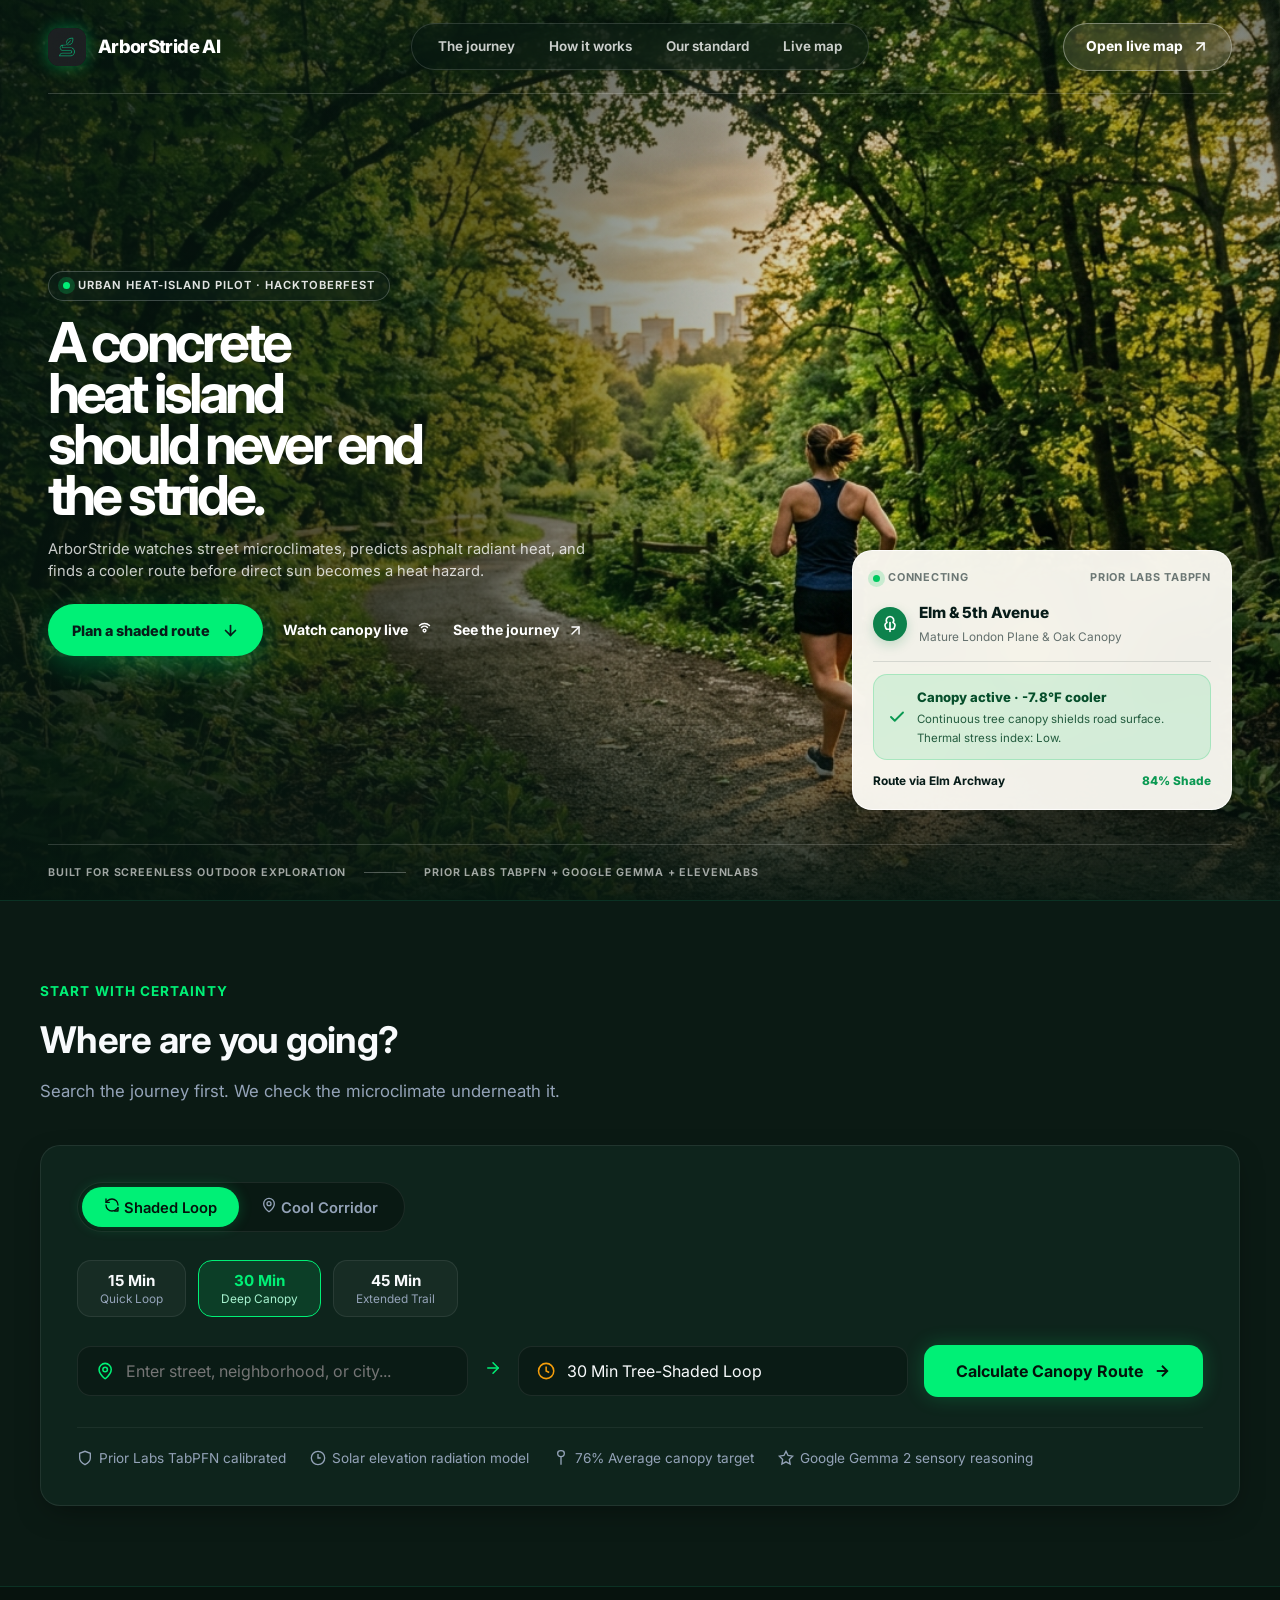
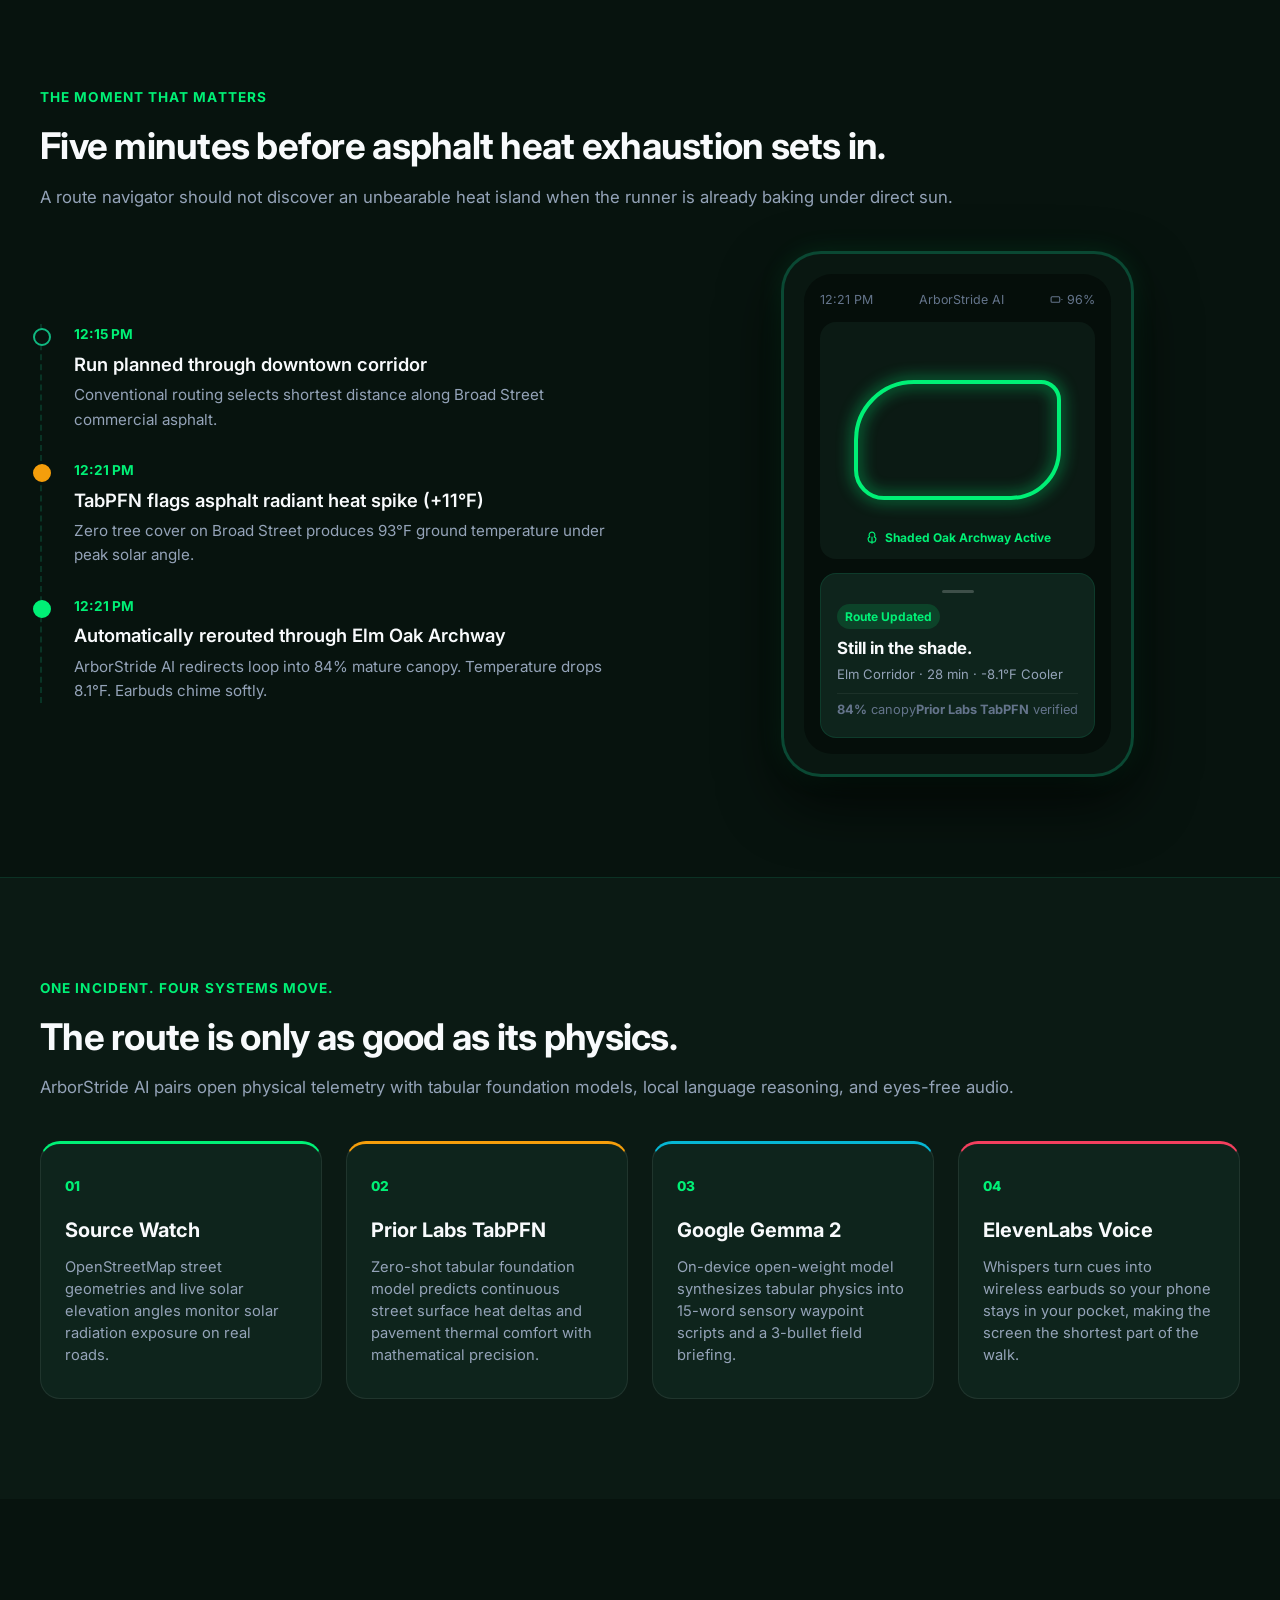
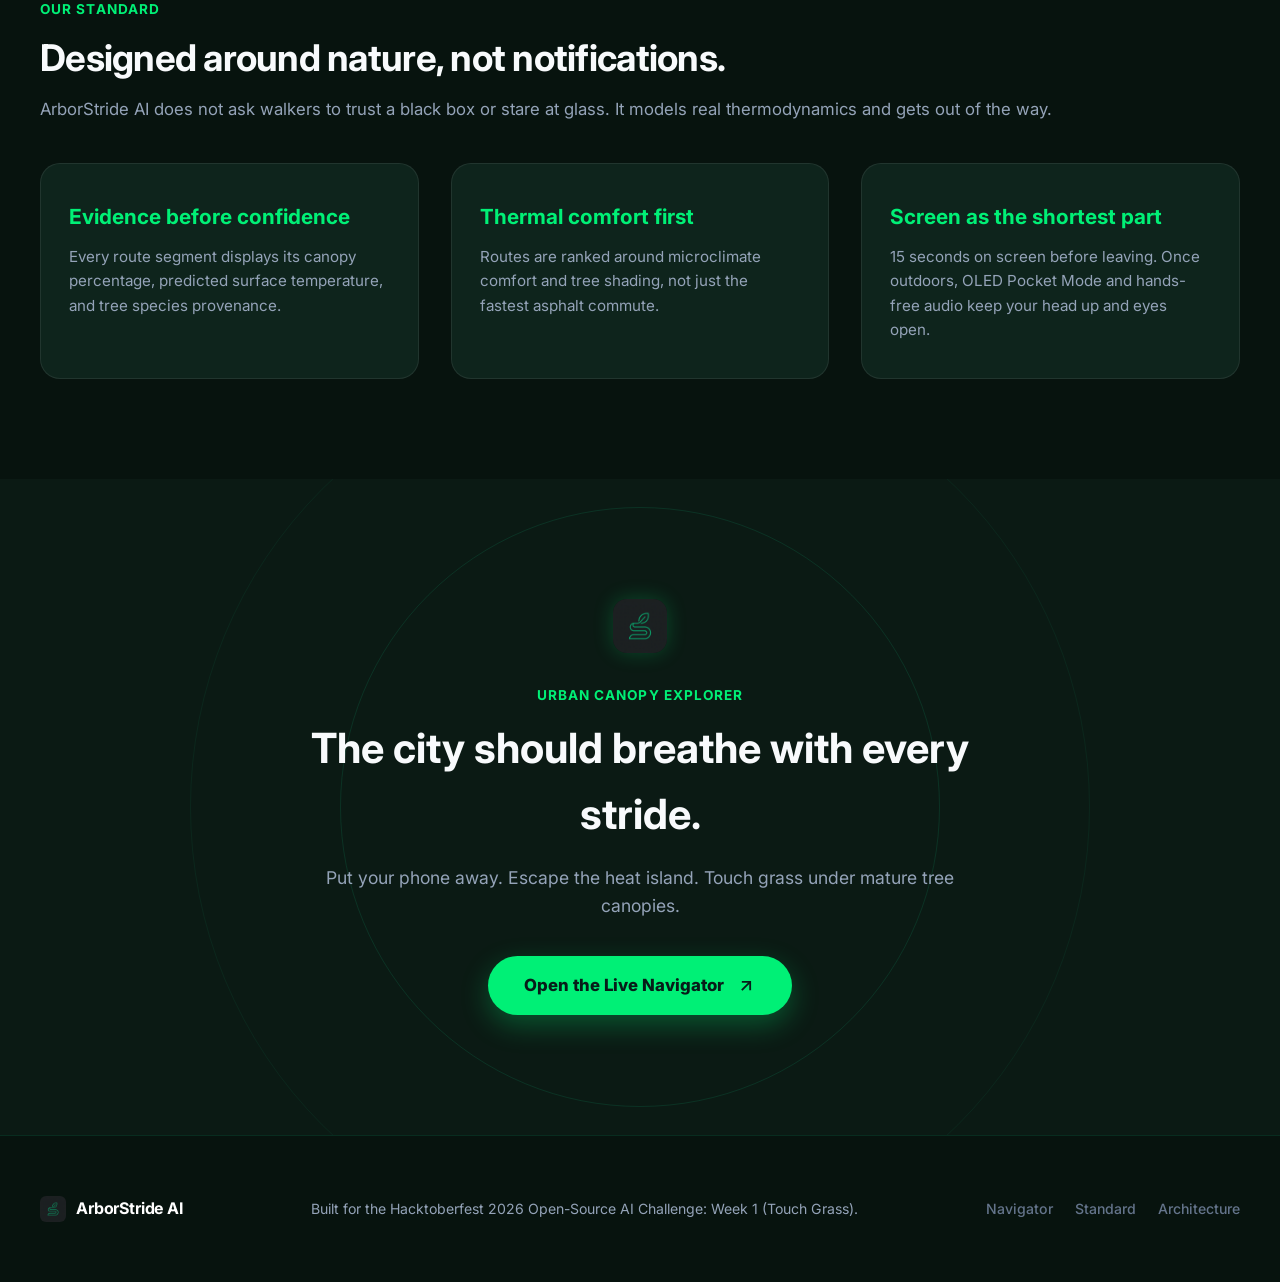
<file: templates/index.html>
<!DOCTYPE html>
<html lang="en">
<head>
  <meta charset="UTF-8" />
  <meta name="viewport" content="width=device-width, initial-scale=1.0" />
  <title>ArborStride AI | The Open-Source Thermal Microclimate & Tree-Canopy Navigator</title>
  <meta name="description" content="ArborStride AI calculates tree-shaded urban walking and running loops to escape concrete heat islands, powered by Prior Labs TabPFN, Google Gemma, and ElevenLabs." />
  <link rel="icon" type="image/jpeg" href="/public/logo.jpg" />
  <link rel="stylesheet" href="/static/css/style.css" />
  <link rel="preconnect" href="https://fonts.googleapis.com">
  <link rel="preconnect" href="https://fonts.gstatic.com" crossorigin>
  <link href="https://fonts.googleapis.com/css2?family=Inter:wght@400;500;600;700;800&display=swap" rel="stylesheet">
</head>
<body>

  <!-- Main Hero Shell (StepFree Structure) -->
  <main>
    <section class="hero-shell" aria-labelledby="hero-title">
      <!-- High-Resolution Park Jogger Background Image (Vibrant & Visible) -->
      <img src="/public/hero_bg.jpg" alt="Runner jogging beneath vibrant green tree canopy along a sun-dappled park path" class="hero-image" />
      <div class="hero-wash"></div>

      <!-- Floating Site Navigation -->
      <nav class="site-nav" aria-label="Main navigation">
        <a href="/" class="brand" aria-label="ArborStride AI home">
          <img src="/public/logo.jpg" alt="ArborStride AI Logo" class="brand-icon" />
          <span>ArborStride AI</span>
        </a>
        <div class="nav-links">
          <a href="#story">The journey</a>
          <a href="#system">How it works</a>
          <a href="#principles">Our standard</a>
          <a href="/navigate">Live map</a>
        </div>
        <a href="/navigate" class="nav-action">
          <span>Open live map</span>
          <svg width="17" height="17" viewBox="0 0 24 24" fill="none" stroke="currentColor" stroke-width="2.2" stroke-linecap="round" stroke-linejoin="round"><path d="M7 7h10v10"></path><path d="M7 17 17 7"></path></svg>
        </a>
      </nav>

      <!-- Hero Grid Content -->
      <div class="hero-content" id="top">
        <div class="hero-copy" id="main-content">
          <div class="eyebrow-pill">
            <span></span>
            Urban heat-island pilot · Hacktoberfest
          </div>
          <h1 id="hero-title">
            A concrete<br>
            heat island<br>
            should never end<br>
            the stride.
          </h1>
          <p>
            ArborStride watches street microclimates, predicts asphalt radiant heat, and finds a cooler route before direct sun becomes a heat hazard.
          </p>
          <div class="hero-actions">
            <a href="#planner" class="primary-button">
              <span>Plan a shaded route</span>
              <svg width="17" height="17" viewBox="0 0 24 24" fill="none" stroke="currentColor" stroke-width="2.4" stroke-linecap="round" stroke-linejoin="round"><path d="M12 5v14"></path><path d="m19 12-7 7-7-7"></path></svg>
            </a>
            <a href="/navigate" class="text-button">
              <span>Watch canopy live</span>
              <svg width="17" height="17" viewBox="0 0 24 24" fill="none" stroke="currentColor" stroke-width="2" stroke-linecap="round" stroke-linejoin="round"><path d="M4.93 4.93a10 10 0 0 1 14.14 0"></path><path d="M7.76 7.76a6 6 0 0 1 8.48 0"></path><circle cx="12" cy="12" r="2"></circle></svg>
            </a>
            <a href="#story" class="text-button">
              <span>See the journey</span>
              <svg width="17" height="17" viewBox="0 0 24 24" fill="none" stroke="currentColor" stroke-width="2" stroke-linecap="round" stroke-linejoin="round"><path d="M7 7h10v10"></path><path d="M7 17 17 7"></path></svg>
            </a>
          </div>
        </div>

        <!-- Live Incident / Microclimate Status Card (StepFree Style) -->
        <aside class="incident-card" aria-label="Live microclimate monitor">
          <div class="incident-topline">
            <span class="status-dot is-clear"></span>
            Connecting
            <span>Prior Labs TabPFN</span>
          </div>
          <div class="incident-place">
            <div class="line-symbol">
              <svg width="18" height="18" viewBox="0 0 24 24" fill="none" stroke="currentColor" stroke-width="2.2" stroke-linecap="round" stroke-linejoin="round"><path d="M12 10v12"></path><path d="M12 2a5 5 0 0 0-4 8 4 4 0 0 0-2 6c0 1.5 1 3 3 3h6c2 0 3-1.5 3-3a4 4 0 0 0-2-6 5 5 0 0 0-4-8z"></path></svg>
            </div>
            <div>
              <strong>Elm & 5th Avenue</strong>
              <span>Mature London Plane & Oak Canopy</span>
            </div>
          </div>
          <div class="incident-message is-clear">
            <svg viewBox="0 0 24 24" fill="none" stroke="currentColor" stroke-width="2.5" stroke-linecap="round" stroke-linejoin="round"><path d="M20 6 9 17l-5-5"></path></svg>
            <div>
              <strong>Canopy active · -7.8°F cooler</strong>
              <span>Continuous tree canopy shields road surface. Thermal stress index: Low.</span>
            </div>
          </div>
          <div class="incident-footer">
            <span>Route via Elm Archway</span>
            <span>84% Shade</span>
          </div>
        </aside>
      </div>

      <!-- Hero Bottom Bar -->
      <div class="hero-footer">
        <span>Built for screenless outdoor exploration</span>
        <span class="hero-footer-line"></span>
        <span>Prior Labs TabPFN + Google Gemma + ElevenLabs</span>
      </div>
    </section>

    <!-- Mini Route Planner Section (#planner) -->
    <section class="planner-section" id="planner">
      <div class="section-container">
        <div class="section-kicker">Start with certainty</div>
        <div class="section-heading">
          <h2>Where are you going?</h2>
          <p>Search the journey first. We check the microclimate underneath it.</p>
        </div>

        <div class="planner-card">
          <div class="mode-selector-tabs">
            <button type="button" class="mode-tab is-active" id="tab-loop">
              <svg width="16" height="16" viewBox="0 0 24 24" fill="none" stroke="currentColor" stroke-width="2" stroke-linecap="round" stroke-linejoin="round"><path d="M21 12a9 9 0 0 0-9-9 9.75 9.75 0 0 0-6.74 2.74L3 8"></path><path d="M3 3v5h5"></path><path d="M3 12a9 9 0 0 0 9 9 9.75 9.75 0 0 0 6.74-2.74L21 16"></path><path d="M16 21h5v-5"></path></svg>
              <span>Shaded Loop</span>
            </button>
            <button type="button" class="mode-tab" id="tab-direct">
              <svg width="16" height="16" viewBox="0 0 24 24" fill="none" stroke="currentColor" stroke-width="2" stroke-linecap="round" stroke-linejoin="round"><path d="M20 10c0 4.993-5.539 10.193-7.399 11.799a1 1 0 0 1-1.202 0C9.539 20.193 4 14.993 4 10a8 8 0 0 1 16 0"></path><circle cx="12" cy="10" r="3"></circle></svg>
              <span>Cool Corridor</span>
            </button>
          </div>

          <div class="duration-pills">
            <button type="button" class="duration-pill" data-mins="15">
              <span class="dur-main">15 Min</span>
              <span class="dur-sub">Quick Loop</span>
            </button>
            <button type="button" class="duration-pill is-active" data-mins="30">
              <span class="dur-main">30 Min</span>
              <span class="dur-sub">Deep Canopy</span>
            </button>
            <button type="button" class="duration-pill" data-mins="45">
              <span class="dur-main">45 Min</span>
              <span class="dur-sub">Extended Trail</span>
            </button>
          </div>

          <form action="/navigate" method="GET" class="planner-inputs">
            <div class="input-shell">
              <svg width="20" height="20" viewBox="0 0 24 24" fill="none" stroke="currentColor" stroke-width="2" style="color: var(--emerald-neon);"><path d="M20 10c0 4.993-5.539 10.193-7.399 11.799a1 1 0 0 1-1.202 0C9.539 20.193 4 14.993 4 10a8 8 0 0 1 16 0"></path><circle cx="12" cy="10" r="3"></circle></svg>
              <input type="text" name="origin" placeholder="Enter street, neighborhood, or city..." value="" required />
            </div>
            <div class="input-connector">
              <svg width="18" height="18" viewBox="0 0 24 24" fill="none" stroke="currentColor" stroke-width="2" stroke-linecap="round" stroke-linejoin="round"><path d="M5 12h14"></path><path d="m12 5 7 7-7 7"></path></svg>
            </div>
            <div class="input-shell">
              <svg width="20" height="20" viewBox="0 0 24 24" fill="none" stroke="currentColor" stroke-width="2" style="color: var(--solar-amber);"><circle cx="12" cy="12" r="10"></circle><path d="M12 6v6l4 2"></path></svg>
              <input type="text" name="target" placeholder="Duration or Destination" value="30 Min Tree-Shaded Loop" readonly />
            </div>
            <button type="submit" class="submit-route-button">
              <span>Calculate Canopy Route</span>
              <svg width="18" height="18" viewBox="0 0 24 24" fill="none" stroke="currentColor" stroke-width="2.5"><path d="M5 12h14"></path><path d="m12 5 7 7-7 7"></path></svg>
            </button>
          </form>

          <div class="planner-trust-row">
            <span>
              <svg width="16" height="16" viewBox="0 0 24 24" fill="none" stroke="currentColor" stroke-width="2"><path d="M12 22s8-4 8-10V5l-8-3-8 3v7c0 6 8 10 8 10z"></path></svg>
              Prior Labs TabPFN calibrated
            </span>
            <span>
              <svg width="16" height="16" viewBox="0 0 24 24" fill="none" stroke="currentColor" stroke-width="2"><circle cx="12" cy="12" r="10"></circle><path d="M12 6v6h4"></path></svg>
              Solar elevation radiation model
            </span>
            <span>
              <svg width="16" height="16" viewBox="0 0 24 24" fill="none" stroke="currentColor" stroke-width="2"><path d="M12 10v12"></path><path d="M12 10a5 5 0 0 0 5-5c0-3-2-4-5-4s-5 1-5 4a5 5 0 0 0 5 5z"></path></svg>
              76% Average canopy target
            </span>
            <span>
              <svg width="16" height="16" viewBox="0 0 24 24" fill="none" stroke="currentColor" stroke-width="2"><polygon points="12 2 15.09 8.26 22 9.27 17 14.14 18.18 21.02 12 17.77 5.82 21.02 7 14.14 2 9.27 8.91 8.26 12 2"></polygon></svg>
              Google Gemma 2 sensory reasoning
            </span>
          </div>
        </div>
      </div>
    </section>

    <!-- Story Section (#story — The moment that matters) -->
    <section class="story-section" id="story">
      <div class="section-container">
        <div class="section-kicker">The moment that matters</div>
        <div class="section-heading">
          <h2>Five minutes before asphalt heat exhaustion sets in.</h2>
          <p>A route navigator should not discover an unbearable heat island when the runner is already baking under direct sun.</p>
        </div>

        <div class="story-grid">
          <div class="story-timeline">
            <div class="timeline-step">
              <div class="timeline-dot"></div>
              <div class="timeline-time">12:15 PM</div>
              <h3 class="timeline-title">Run planned through downtown corridor</h3>
              <p class="timeline-desc">Conventional routing selects shortest distance along Broad Street commercial asphalt.</p>
            </div>
            <div class="timeline-step alert">
              <div class="timeline-dot"></div>
              <div class="timeline-time">12:21 PM</div>
              <h3 class="timeline-title">TabPFN flags asphalt radiant heat spike (+11°F)</h3>
              <p class="timeline-desc">Zero tree cover on Broad Street produces 93°F ground temperature under peak solar angle.</p>
            </div>
            <div class="timeline-step success">
              <div class="timeline-dot"></div>
              <div class="timeline-time">12:21 PM</div>
              <h3 class="timeline-title">Automatically rerouted through Elm Oak Archway</h3>
              <p class="timeline-desc">ArborStride AI redirects loop into 84% mature canopy. Temperature drops 8.1°F. Earbuds chime softly.</p>
            </div>
          </div>

          <!-- Mockup Phone Display -->
          <div class="mock-phone">
            <div class="phone-screen">
              <div class="phone-header">
                <span>12:21 PM</span>
                <span>ArborStride AI</span>
                <span style="display:inline-flex; align-items:center; gap:4px;">
                  <svg width="13" height="13" viewBox="0 0 24 24" fill="none" stroke="currentColor" stroke-width="2"><rect width="16" height="10" x="2" y="7" rx="2" ry="2"></rect><line x1="22" x2="22" y1="11" y2="13"></line></svg>
                  96%
                </span>
              </div>
              <div class="phone-map-view">
                <div class="mock-route-line"></div>
                <div style="position: absolute; bottom: 12px; font-size: 0.75rem; color: var(--emerald-neon); font-weight:700; display:inline-flex; align-items:center; gap:6px;">
                  <svg width="14" height="14" viewBox="0 0 24 24" fill="none" stroke="currentColor" stroke-width="2"><path d="M12 10v12"></path><path d="M12 2a5 5 0 0 0-4 8 4 4 0 0 0-2 6c0 1.5 1 3 3 3h6c2 0 3-1.5 3-3a4 4 0 0 0-2-6 5 5 0 0 0-4-8z"></path></svg>
                  Shaded Oak Archway Active
                </div>
              </div>
              <div class="phone-bottom-sheet">
                <span class="sheet-handle" style="display:block;width:32px;height:3px;background:rgba(255,255,255,0.2);margin:0 auto 10px;border-radius:2px;"></span>
                <span class="sheet-badge">Route Updated</span>
                <h4 style="font-size:1.05rem; margin-bottom:2px;">Still in the shade.</h4>
                <p style="font-size:0.82rem; color:var(--text-muted); margin-bottom:8px;">Elm Corridor · 28 min · -8.1°F Cooler</p>
                <div style="display:flex; justify-content:space-between; font-size:0.8rem; color:var(--text-dim); border-top:1px solid rgba(255,255,255,0.06); padding-top:6px;">
                  <span><strong>84%</strong> canopy</span>
                  <span><strong>Prior Labs TabPFN</strong> verified</span>
                </div>
              </div>
            </div>
          </div>
        </div>
      </div>
    </section>

    <!-- System Workflow Section (#system) -->
    <section class="system-section" id="system">
      <div class="section-container">
        <div class="section-kicker">One incident. Four systems move.</div>
        <div class="section-heading">
          <h2>The route is only as good as its physics.</h2>
          <p>ArborStride AI pairs open physical telemetry with tabular foundation models, local language reasoning, and eyes-free audio.</p>
        </div>

        <div class="workflow-grid">
          <article class="workflow-card emerald">
            <div class="card-number">01</div>
            <div>
              <h3>Source Watch</h3>
              <p>OpenStreetMap street geometries and live solar elevation angles monitor solar radiation exposure on real roads.</p>
            </div>
          </article>
          <article class="workflow-card amber">
            <div class="card-number">02</div>
            <div>
              <h3>Prior Labs TabPFN</h3>
              <p>Zero-shot tabular foundation model predicts continuous street surface heat deltas and pavement thermal comfort with mathematical precision.</p>
            </div>
          </article>
          <article class="workflow-card cyan">
            <div class="card-number">03</div>
            <div>
              <h3>Google Gemma 2</h3>
              <p>On-device open-weight model synthesizes tabular physics into 15-word sensory waypoint scripts and a 3-bullet field briefing.</p>
            </div>
          </article>
          <article class="workflow-card coral">
            <div class="card-number">04</div>
            <div>
              <h3>ElevenLabs Voice</h3>
              <p>Whispers turn cues into wireless earbuds so your phone stays in your pocket, making the screen the shortest part of the walk.</p>
            </div>
          </article>
        </div>
      </div>
    </section>

    <!-- Principles Section (#principles) -->
    <section class="principles-section" id="principles">
      <div class="section-container">
        <div class="section-kicker">Our standard</div>
        <div class="section-heading">
          <h2>Designed around nature, not notifications.</h2>
          <p>ArborStride AI does not ask walkers to trust a black box or stare at glass. It models real thermodynamics and gets out of the way.</p>
        </div>

        <div class="principles-grid">
          <div class="principle-item">
            <h3>Evidence before confidence</h3>
            <p>Every route segment displays its canopy percentage, predicted surface temperature, and tree species provenance.</p>
          </div>
          <div class="principle-item">
            <h3>Thermal comfort first</h3>
            <p>Routes are ranked around microclimate comfort and tree shading, not just the fastest asphalt commute.</p>
          </div>
          <div class="principle-item">
            <h3>Screen as the shortest part</h3>
            <p>15 seconds on screen before leaving. Once outdoors, OLED Pocket Mode and hands-free audio keep your head up and eyes open.</p>
          </div>
        </div>
      </div>
    </section>

    <!-- Closing Orbital Section -->
    <section class="closing-section">
      <div class="closing-orbit"></div>
      <div class="closing-orbit outer"></div>
      <div style="position: relative; z-index: 2; max-width: 700px; margin: 0 auto;">
        <img src="/public/logo.jpg" alt="ArborStride AI Logo" style="width: 54px; height: 54px; border-radius: 14px; margin-bottom: 24px; box-shadow: 0 0 20px var(--emerald-glow);" />
        <div class="section-kicker">Urban Canopy Explorer</div>
        <h2 style="font-size: 2.6rem; margin-bottom: 16px;">The city should breathe with every stride.</h2>
        <p style="color: var(--text-muted); font-size: 1.1rem; margin-bottom: 36px;">
          Put your phone away. Escape the heat island. Touch grass under mature tree canopies.
        </p>
        <a href="/navigate" class="primary-button" style="font-size: 1.05rem; padding: 16px 36px;">
          <span>Open the Live Navigator</span>
          <svg width="20" height="20" viewBox="0 0 24 24" fill="none" stroke="currentColor" stroke-width="2.2"><path d="M7 7h10v10"></path><path d="M7 17 17 7"></path></svg>
        </a>
      </div>
    </section>
  </main>

  <!-- Site Footer -->
  <footer class="site-footer">
    <div class="site-footer-brand">
      <img src="/public/logo.jpg" alt="Logo" style="width: 26px; height: 26px; border-radius: 6px;" />
      <strong>ArborStride AI</strong>
    </div>
    <p class="site-footer-note">Built for the Hacktoberfest 2026 Open-Source AI Challenge: Week 1 (Touch Grass).</p>
    <div class="site-footer-links">
      <a href="/navigate">Navigator</a>
      <a href="#principles">Standard</a>
      <a href="#system">Architecture</a>
    </div>
  </footer>

  <script src="/static/js/app.js"></script>
</body>
</html>
</file>
<file: static/css/style.css>
/* ==========================================================================
   ARBORSTRIDE AI - DESIGN SYSTEM & STYLESHEET
   Lush Botanical Theme (Deep Forest Obsidian, Emerald & Solar Amber)
   Hierarchy & Interaction Patterns Inspired by StepFree Navigator
   ========================================================================== */

:root {
  /* Color Palette */
  --bg-abyss: #07130e;
  --bg-deep: #0b1a14;
  --bg-card: #0e241c;
  --bg-card-hover: #133026;
  --bg-glass: rgba(11, 26, 20, 0.82);
  --bg-glass-card: rgba(14, 36, 28, 0.65);
  
  --emerald: #10b981;
  --emerald-neon: #00f076;
  --emerald-glow: rgba(0, 240, 118, 0.22);
  
  --solar-amber: #f59e0b;
  --solar-gold: #fbbf24;
  --solar-glow: rgba(245, 158, 11, 0.20);
  
  --cyan-dew: #06b6d4;
  --heat-crimson: #f43f5e;
  
  --border-subtle: rgba(16, 185, 129, 0.15);
  --border-glow: rgba(0, 240, 118, 0.28);
  --border-card: rgba(255, 255, 255, 0.08);

  --text-main: #f8fafc;
  --text-muted: #94a3b8;
  --text-dim: #64748b;
  --text-emerald: #34d399;

  /* Typography */
  --font-sans: 'Inter', -apple-system, BlinkMacSystemFont, 'Segoe UI', Roboto, Helvetica, Arial, sans-serif;
  --radius-sm: 8px;
  --radius-md: 14px;
  --radius-lg: 20px;
  --radius-full: 9999px;
  
  --shadow-glow: 0 0 25px rgba(0, 240, 118, 0.12);
  --shadow-card: 0 10px 30px -10px rgba(0, 0, 0, 0.5);
  --transition: all 0.22s cubic-bezier(0.16, 1, 0.3, 1);
}

/* Base Reset */
*, *::before, *::after {
  box-sizing: border-box;
  margin: 0;
  padding: 0;
}

html {
  scroll-behavior: smooth;
  color-scheme: dark;
}

body {
  font-family: var(--font-sans);
  background-color: var(--bg-abyss);
  color: var(--text-main);
  line-height: 1.6;
  overflow-x: hidden;
  -webkit-font-smoothing: antialiased;
}

a {
  color: inherit;
  text-decoration: none;
}

button, input, select {
  font-family: inherit;
}

/* ==========================================================================
   NAVIGATION
   ========================================================================== */
.site-nav {
  z-index: 10;
  border-bottom: 1px solid rgba(255, 255, 255, 0.18);
  grid-template-columns: 1fr auto 1fr;
  align-items: center;
  width: min(1440px, 100% - 96px);
  min-height: 94px;
  margin: 0 auto;
  display: grid;
  position: absolute;
  top: 0;
  left: 0;
  right: 0;
}

.brand {
  letter-spacing: -0.035em;
  justify-self: start;
  align-items: center;
  gap: 12px;
  width: fit-content;
  font-size: 1.15rem;
  font-weight: 800;
  display: inline-flex;
  color: #fff;
}

.brand-icon {
  width: 38px;
  height: 38px;
  border-radius: 11px;
  object-fit: cover;
  box-shadow: 0 0 16px rgba(0, 240, 118, 0.4);
}

.nav-links {
  -webkit-backdrop-filter: blur(18px);
  backdrop-filter: blur(18px);
  background: rgba(6, 24, 18, 0.45);
  border: 1px solid rgba(255, 255, 255, 0.14);
  border-radius: 999px;
  align-items: center;
  gap: 34px;
  padding: 12px 26px;
  display: flex;
}

.nav-links a {
  color: rgba(255, 255, 255, 0.78);
  font-size: 0.84rem;
  font-weight: 650;
  transition: color 0.18s;
}

.nav-links a:hover {
  color: #fff;
}

.nav-action {
  -webkit-backdrop-filter: blur(18px);
  backdrop-filter: blur(18px);
  background: rgba(255, 255, 255, 0.09);
  border: 1px solid rgba(255, 255, 255, 0.35);
  border-radius: 999px;
  justify-self: end;
  align-items: center;
  gap: 9px;
  min-height: 48px;
  padding: 0 22px;
  font-size: 0.86rem;
  font-weight: 750;
  color: #fff;
  display: inline-flex;
  transition: all 0.18s ease;
}

.nav-action:hover {
  border-color: var(--emerald-neon);
  background: var(--emerald-neon);
  color: #04140b;
  box-shadow: 0 0 24px rgba(0, 240, 118, 0.4);
}

/* ==========================================================================
   HERO SECTION (StepFree Hierarchy & Arrangement)
   ========================================================================== */
.hero-shell {
  isolation: isolate;
  background: #06150f;
  color: #fff;
  height: 100svh;
  min-height: 640px;
  max-height: 1080px;
  position: relative;
  overflow: hidden;
  display: flex;
  flex-direction: column;
  justify-content: space-between;
}

.hero-image {
  z-index: -3;
  object-fit: cover;
  object-position: 52% center;
  position: absolute;
  inset: 0;
  width: 100%;
  height: 100%;
  transform: scale(1.02);
  animation: 1.4s cubic-bezier(0.2, 0.8, 0.2, 1) both hero-settle;
}

/* The hero wash keeps the background vividly visible like StepFree */
.hero-wash {
  z-index: -2;
  position: absolute;
  inset: 0;
  background: 
    linear-gradient(90deg, rgba(6, 22, 16, 0.82) 0%, rgba(6, 22, 16, 0.62) 38%, rgba(6, 22, 16, 0.12) 65%, rgba(6, 22, 16, 0.35) 100%),
    linear-gradient(180deg, rgba(6, 22, 16, 0.32) 0%, transparent 22%, transparent 75%, rgba(6, 22, 16, 0.90) 100%);
}

.hero-content {
  grid-template-columns: minmax(0, 1.15fr) minmax(320px, 0.85fr);
  align-items: center;
  gap: clamp(32px, 4vw, 64px);
  width: min(1360px, 100% - 96px);
  height: 100%;
  margin: 0 auto;
  padding: clamp(86px, 11vh, 110px) 0 clamp(64px, 8vh, 80px);
  display: grid;
  position: relative;
  z-index: 2;
  flex: 1;
}

.hero-copy {
  max-width: 730px;
  animation: 0.9s cubic-bezier(0.2, 0.8, 0.2, 1) 0.12s both rise;
}

.eyebrow-pill {
  color: rgba(255, 255, 255, 0.88);
  min-height: 30px;
  font-family: var(--font-mono);
  letter-spacing: 0.09em;
  text-transform: uppercase;
  -webkit-backdrop-filter: blur(12px);
  backdrop-filter: blur(12px);
  background: rgba(7, 28, 25, 0.45);
  border: 1px solid rgba(255, 255, 255, 0.22);
  border-radius: 999px;
  align-items: center;
  gap: 8px;
  padding: 0 14px;
  font-size: 0.7rem;
  font-weight: 650;
  display: inline-flex;
  margin-bottom: clamp(10px, 1.8vh, 18px);
}

.eyebrow-pill span {
  background: var(--emerald-neon);
  border-radius: 50%;
  width: 7px;
  height: 7px;
  box-shadow: 0 0 0 5px rgba(0, 240, 118, 0.2);
}

.hero-copy h1 {
  letter-spacing: -0.07em;
  text-wrap: balance;
  max-width: 720px;
  margin: 0 0 clamp(10px, 1.8vh, 18px);
  font-size: clamp(2.6rem, 4.3vw, 5.2rem);
  font-weight: 700;
  line-height: 0.93;
  color: #ffffff;
}

.hero-copy p {
  color: rgba(255, 255, 255, 0.78);
  max-width: 540px;
  margin: 0;
  font-size: clamp(0.92rem, 1.1vw, 1.12rem);
  line-height: 1.5;
}

.hero-actions {
  align-items: center;
  gap: 20px;
  margin-top: clamp(16px, 2.5vh, 28px);
  display: flex;
  flex-wrap: wrap;
}

.primary-button {
  background: var(--emerald-neon);
  min-height: 52px;
  color: #071c19;
  border-radius: 999px;
  justify-content: center;
  align-items: center;
  gap: 12px;
  padding: 0 24px;
  font-size: 0.9rem;
  font-weight: 800;
  transition: transform 0.18s, box-shadow 0.18s;
  display: inline-flex;
  box-shadow: 0 10px 28px rgba(0, 240, 118, 0.28);
  text-decoration: none;
}

.primary-button:hover {
  transform: translateY(-2px);
  box-shadow: 0 16px 36px rgba(0, 240, 118, 0.45);
  background: #25f889;
}

.text-button {
  color: #fff;
  align-items: center;
  gap: 8px;
  min-height: 44px;
  font-size: 0.88rem;
  font-weight: 700;
  display: inline-flex;
  text-decoration: none;
  transition: color 0.18s;
}

.text-button:hover {
  color: var(--emerald-neon);
}

/* Aside Live Incident Card (Light Cream Glass, StepFree Style) */
.incident-card {
  width: min(100%, 380px);
  color: #071c19;
  -webkit-backdrop-filter: blur(20px);
  backdrop-filter: blur(20px);
  background: rgba(255, 253, 247, 0.94);
  border: 1px solid rgba(255, 255, 255, 0.85);
  border-radius: 20px;
  place-self: end;
  align-self: end;
  margin-bottom: clamp(12px, 2vh, 28px);
  padding: 18px 20px;
  animation: 0.9s cubic-bezier(0.2, 0.8, 0.2, 1) 0.36s both rise;
  box-shadow: 0 28px 70px rgba(0, 0, 0, 0.28);
}

.incident-topline {
  color: #6b7774;
  font-family: var(--font-mono);
  letter-spacing: 0.07em;
  text-transform: uppercase;
  align-items: center;
  gap: 8px;
  font-size: 0.68rem;
  font-weight: 700;
  display: flex;
}

.incident-topline > span:last-child {
  margin-left: auto;
}

.status-dot {
  background: var(--coral);
  border-radius: 50%;
  width: 7px;
  height: 7px;
  box-shadow: 0 0 0 4px rgba(255, 107, 74, 0.15);
}

.status-dot.is-clear {
  background: #00ca60;
  box-shadow: 0 0 0 5px rgba(0, 202, 96, 0.18);
}

.incident-place {
  border-bottom: 1px solid rgba(7, 28, 25, 0.12);
  align-items: center;
  gap: 12px;
  margin-top: 14px;
  padding-bottom: 14px;
  display: flex;
}

.line-symbol {
  color: #fff;
  background: #0d824c;
  border-radius: 50%;
  flex: none;
  justify-content: center;
  align-items: center;
  width: 34px;
  height: 34px;
  font-size: 1.05rem;
  display: inline-flex;
  box-shadow: 0 4px 12px rgba(13, 130, 76, 0.22);
}

.incident-place div:last-child {
  gap: 3px;
  display: grid;
}

.incident-place strong {
  font-size: 0.96rem;
  color: #071c19;
  font-weight: 800;
}

.incident-place span {
  color: #63706d;
  font-size: 0.74rem;
}

.incident-message {
  color: #0c683c;
  background: rgba(0, 202, 96, 0.12);
  border: 1px solid rgba(0, 202, 96, 0.22);
  border-radius: 14px;
  align-items: center;
  gap: 11px;
  margin: 12px 0;
  padding: 12px 14px;
  display: flex;
}

.incident-message svg {
  width: 18px;
  height: 18px;
  color: #0a9952;
  flex-shrink: 0;
}

.incident-message div {
  gap: 2px;
  display: grid;
}

.incident-message strong {
  font-size: 0.82rem;
  color: #064e2b;
  font-weight: 800;
}

.incident-message span {
  font-size: 0.72rem;
  color: #245c3f;
}

.incident-footer {
  justify-content: space-between;
  gap: 18px;
  font-size: 0.74rem;
  font-weight: 720;
  display: flex;
  color: #071c19;
}

.incident-footer span:last-child {
  color: #0a9952;
  font-weight: 800;
}

/* Hero Bottom Bar (StepFree Style) */
.hero-footer {
  color: rgba(255, 255, 255, 0.62);
  width: min(1360px, 100% - 96px);
  height: 56px;
  min-height: 56px;
  font-family: var(--font-mono);
  letter-spacing: 0.08em;
  text-transform: uppercase;
  border-top: 1px solid rgba(255, 255, 255, 0.16);
  align-items: center;
  gap: 18px;
  margin: 0 auto;
  font-size: 0.67rem;
  font-weight: 650;
  display: flex;
  position: absolute;
  bottom: 0;
  left: 0;
  right: 0;
  z-index: 2;
}

.hero-footer-line {
  background: rgba(255, 255, 255, 0.28);
  width: 42px;
  height: 1px;
}

/* ==========================================================================
   PLANNER SECTION
   ========================================================================== */
.planner-section {
  padding: 80px 40px;
  background: var(--bg-deep);
  border-top: 1px solid var(--border-subtle);
  border-bottom: 1px solid var(--border-subtle);
}

.section-container {
  max-width: 1200px;
  margin: 0 auto;
}

.section-kicker {
  color: var(--emerald-neon);
  font-size: 0.85rem;
  font-weight: 700;
  text-transform: uppercase;
  letter-spacing: 0.08em;
  margin-bottom: 8px;
}

.section-heading h2 {
  font-size: 2.3rem;
  letter-spacing: -0.02em;
  margin-bottom: 8px;
}

.section-heading p {
  color: var(--text-muted);
  margin-bottom: 40px;
  font-size: 1.05rem;
}

.planner-card {
  background: var(--bg-card);
  border: 1px solid var(--border-card);
  border-radius: var(--radius-lg);
  padding: 36px;
  box-shadow: var(--shadow-card);
}

.mode-selector-tabs {
  display: inline-flex;
  background: rgba(0, 0, 0, 0.3);
  padding: 4px;
  border-radius: var(--radius-full);
  margin-bottom: 28px;
  border: 1px solid var(--border-card);
}

.mode-tab {
  padding: 10px 22px;
  border-radius: var(--radius-full);
  font-size: 0.92rem;
  font-weight: 600;
  color: var(--text-muted);
  cursor: pointer;
  border: none;
  background: transparent;
  transition: var(--transition);
}

.mode-tab.is-active {
  background: var(--emerald-neon);
  color: #04120b;
  box-shadow: 0 0 14px var(--emerald-glow);
}

.duration-pills {
  display: flex;
  gap: 12px;
  margin-bottom: 28px;
}

.duration-pill {
  padding: 10px 22px;
  border-radius: var(--radius-md);
  background: rgba(255, 255, 255, 0.04);
  border: 1px solid var(--border-card);
  color: var(--text-main);
  cursor: pointer;
  transition: var(--transition);
  display: flex;
  flex-direction: column;
  align-items: center;
  justify-content: center;
  gap: 2px;
  text-align: center;
}

.duration-pill .dur-main {
  font-weight: 700;
  font-size: 0.95rem;
}

.duration-pill .dur-sub {
  font-size: 0.74rem;
  color: var(--text-muted);
}

.duration-pill:hover, .duration-pill.is-active {
  background: rgba(0, 240, 118, 0.12);
  border-color: var(--emerald-neon);
  color: var(--emerald-neon);
}

.duration-pill.is-active .dur-sub {
  color: #a7f3d0;
}

.planner-inputs {
  display: grid;
  grid-template-columns: 1fr auto 1fr auto;
  gap: 16px;
  align-items: center;
  margin-bottom: 30px;
}

.input-shell {
  display: flex;
  align-items: center;
  gap: 12px;
  background: rgba(0, 0, 0, 0.25);
  border: 1px solid var(--border-card);
  border-radius: var(--radius-md);
  padding: 14px 18px;
}

.input-shell input {
  background: transparent;
  border: none;
  outline: none;
  color: var(--text-main);
  font-size: 1rem;
  width: 100%;
}

.input-connector {
  color: var(--emerald-neon);
  font-size: 1.2rem;
}

.submit-route-button {
  display: inline-flex;
  align-items: center;
  gap: 10px;
  background: var(--emerald-neon);
  color: #04120b;
  font-weight: 700;
  font-size: 1rem;
  padding: 16px 32px;
  border-radius: var(--radius-md);
  border: none;
  cursor: pointer;
  transition: var(--transition);
  box-shadow: 0 0 20px var(--emerald-glow);
}

.submit-route-button:hover {
  transform: translateY(-2px);
  background: #23f787;
}

.planner-trust-row {
  display: flex;
  gap: 24px;
  margin-top: 24px;
  padding-top: 20px;
  border-top: 1px solid rgba(255, 255, 255, 0.06);
  font-size: 0.85rem;
  color: var(--text-muted);
}

.planner-trust-row span {
  display: flex;
  align-items: center;
  gap: 6px;
}

/* ==========================================================================
   STORY SECTION (#story)
   ========================================================================== */
.story-section {
  padding: 100px 40px;
  background: var(--bg-abyss);
}

.story-grid {
  display: grid;
  grid-template-columns: 1fr 1fr;
  gap: 70px;
  align-items: center;
  margin-top: 40px;
}

.story-timeline {
  display: flex;
  flex-direction: column;
  gap: 28px;
  position: relative;
  padding-left: 32px;
  border-left: 2px dashed rgba(16, 185, 129, 0.2);
}

.timeline-step {
  position: relative;
}

.timeline-dot {
  position: absolute;
  left: -41px;
  top: 4px;
  width: 18px;
  height: 18px;
  border-radius: 50%;
  background: var(--bg-abyss);
  border: 2px solid var(--emerald);
}

.timeline-step.alert .timeline-dot {
  border-color: var(--solar-amber);
  background: var(--solar-amber);
}

.timeline-step.success .timeline-dot {
  border-color: var(--emerald-neon);
  background: var(--emerald-neon);
}

.timeline-time {
  font-size: 0.85rem;
  font-weight: 700;
  color: var(--emerald-neon);
  margin-bottom: 4px;
}

.timeline-title {
  font-size: 1.15rem;
  font-weight: 600;
  margin-bottom: 4px;
}

.timeline-desc {
  font-size: 0.95rem;
  color: var(--text-muted);
}

/* Mobile Mockup Phone */
.mock-phone {
  background: #091711;
  border: 3px solid rgba(16, 185, 129, 0.3);
  border-radius: 40px;
  padding: 20px;
  box-shadow: 0 25px 60px rgba(0, 0, 0, 0.7), var(--shadow-glow);
  position: relative;
  max-width: 380px;
  margin: 0 auto;
}

.phone-screen {
  background: #050e0a;
  border-radius: 28px;
  overflow: hidden;
  position: relative;
  min-height: 480px;
  padding: 16px;
  display: flex;
  flex-direction: column;
  justify-content: space-between;
}

.phone-header {
  display: flex;
  justify-content: space-between;
  font-size: 0.78rem;
  color: var(--text-dim);
  margin-bottom: 12px;
}

.phone-map-view {
  flex-grow: 1;
  background: #0b1a14;
  border-radius: 16px;
  position: relative;
  overflow: hidden;
  display: flex;
  align-items: center;
  justify-content: center;
}

.mock-route-line {
  position: absolute;
  width: 75%;
  height: 120px;
  border: 4px solid var(--emerald-neon);
  border-radius: 60px 20px 50px 30px;
  filter: drop-shadow(0 0 8px var(--emerald-neon));
}

.phone-bottom-sheet {
  background: var(--bg-card);
  border: 1px solid var(--border-subtle);
  border-radius: 16px;
  padding: 16px;
  margin-top: 14px;
}

.sheet-badge {
  display: inline-block;
  background: rgba(0, 240, 118, 0.15);
  color: var(--emerald-neon);
  font-size: 0.75rem;
  font-weight: 700;
  padding: 3px 8px;
  border-radius: var(--radius-full);
  margin-bottom: 6px;
}

/* ==========================================================================
   SYSTEM WORKFLOW CARDS (#system)
   ========================================================================== */
.system-section {
  padding: 100px 40px;
  background: var(--bg-deep);
  border-top: 1px solid var(--border-subtle);
}

.workflow-grid {
  display: grid;
  grid-template-columns: repeat(4, 1fr);
  gap: 24px;
  margin-top: 40px;
}

.workflow-card {
  background: var(--bg-card);
  border: 1px solid var(--border-card);
  border-radius: var(--radius-lg);
  padding: 32px 24px;
  transition: var(--transition);
  display: flex;
  flex-direction: column;
  justify-content: space-between;
}

.workflow-card:hover {
  transform: translateY(-6px);
  border-color: var(--border-subtle);
  box-shadow: var(--shadow-card);
}

.card-number {
  font-size: 0.85rem;
  font-weight: 800;
  color: var(--emerald-neon);
  margin-bottom: 16px;
}

.workflow-card h3 {
  font-size: 1.25rem;
  margin-bottom: 10px;
  color: var(--text-main);
}

.workflow-card p {
  font-size: 0.92rem;
  color: var(--text-muted);
  line-height: 1.5;
}

.workflow-card.emerald { border-top: 3px solid var(--emerald-neon); }
.workflow-card.amber   { border-top: 3px solid var(--solar-amber); }
.workflow-card.cyan    { border-top: 3px solid var(--cyan-dew); }
.workflow-card.coral   { border-top: 3px solid var(--heat-crimson); }

/* ==========================================================================
   PRINCIPLES SECTION (#principles)
   ========================================================================== */
.principles-section {
  padding: 100px 40px;
  background: var(--bg-abyss);
}

.principles-grid {
  display: grid;
  grid-template-columns: repeat(3, 1fr);
  gap: 32px;
  margin-top: 40px;
}

.principle-item {
  background: var(--bg-card);
  border: 1px solid var(--border-card);
  border-radius: var(--radius-lg);
  padding: 36px 28px;
}

.principle-item h3 {
  font-size: 1.3rem;
  margin-bottom: 12px;
  color: var(--emerald-neon);
}

.principle-item p {
  color: var(--text-muted);
  font-size: 0.95rem;
  line-height: 1.6;
}

/* ==========================================================================
   CLOSING ORBITAL SECTION & FOOTER
   ========================================================================== */
.closing-section {
  position: relative;
  padding: 120px 40px;
  text-align: center;
  background: var(--bg-deep);
  overflow: hidden;
}

.closing-orbit {
  position: absolute;
  top: 50%;
  left: 50%;
  transform: translate(-50%, -50%);
  width: 600px;
  height: 600px;
  border: 1px solid rgba(16, 185, 129, 0.15);
  border-radius: 50%;
  pointer-events: none;
}

.closing-orbit.outer {
  width: 900px;
  height: 900px;
  border-color: rgba(16, 185, 129, 0.08);
}

.site-footer {
  padding: 60px 40px;
  background: var(--bg-abyss);
  border-top: 1px solid var(--border-subtle);
  display: flex;
  justify-content: space-between;
  align-items: center;
  max-width: 1280px;
  margin: 0 auto;
  font-size: 0.88rem;
  color: var(--text-dim);
}

.site-footer-brand {
  display: flex;
  align-items: center;
  gap: 10px;
  color: #ffffff;
}

.site-footer-brand strong {
  font-size: 1rem;
  font-weight: 700;
  letter-spacing: -0.01em;
}

.site-footer-note {
  color: var(--text-muted);
  font-size: 0.88rem;
  line-height: 1.5;
  margin: 0;
}

.site-footer-links {
  display: flex;
  align-items: center;
  gap: 22px;
}

.site-footer-links a {
  color: var(--text-dim);
  text-decoration: none;
  font-weight: 500;
  transition: color 0.2s ease;
}

.site-footer-links a:hover {
  color: var(--emerald-neon);
}

/* ==========================================================================
   NAVIGATOR VIEW (/navigate) - SPLIT INTERACTIVE SCREEN
   ========================================================================== */
.navigator-page {
  height: 100vh;
  display: flex;
  flex-direction: column;
  overflow: hidden;
  background: #000000;
}

.navigator-topbar {
  height: 60px;
  background: #000000;
  border-bottom: 1px solid rgba(255, 255, 255, 0.1);
  display: flex;
  align-items: center;
  justify-content: space-between;
  padding: 0 24px;
  z-index: 1100;
  flex-shrink: 0;
}

.topbar-brand {
  display: flex;
  align-items: center;
  gap: 12px;
  text-decoration: none;
}

.topbar-brand-icon {
  width: 28px;
  height: 28px;
  border-radius: 7px;
  object-fit: cover;
}

.topbar-brand-name {
  font-size: 1.12rem;
  font-weight: 800;
  color: #ffffff;
  letter-spacing: -0.02em;
}

.topbar-live-badge {
  display: inline-flex;
  align-items: center;
  gap: 7px;
  font-size: 0.78rem;
  font-weight: 600;
  color: #4ade80;
  background: rgba(74, 222, 128, 0.1);
  padding: 4px 12px;
  border-radius: 9999px;
  border: 1px solid rgba(74, 222, 128, 0.2);
}

.topbar-live-badge .pulse-dot {
  width: 7px;
  height: 7px;
  border-radius: 50%;
  background: #4ade80;
  box-shadow: 0 0 8px #4ade80;
  animation: pulse 2s infinite;
}

.topbar-account-btn {
  display: inline-flex;
  align-items: center;
  gap: 8px;
  background: rgba(255, 255, 255, 0.08);
  border: 1px solid rgba(255, 255, 255, 0.18);
  color: #ffffff;
  padding: 6px 14px;
  border-radius: 9999px;
  font-size: 0.82rem;
  font-weight: 600;
  cursor: pointer;
  transition: all 0.2s ease;
  text-decoration: none;
}

.topbar-account-btn:hover {
  background: rgba(255, 255, 255, 0.15);
  border-color: rgba(255, 255, 255, 0.3);
}

.navigator-main {
  flex-grow: 1;
  position: relative;
  width: 100vw;
  height: calc(100vh - 60px);
  overflow: hidden;
}

.map-container-shell {
  position: absolute;
  top: 0;
  left: 0;
  right: 0;
  bottom: 0;
  width: 100%;
  height: 100%;
  z-index: 1;
  background: #e2e8f0;
}

#map {
  width: 100%;
  height: 100%;
}

/* StepFree Floating Left Panel */
.stepfree-floating-panel {
  position: absolute;
  top: 20px;
  left: 24px;
  z-index: 1000;
  width: 420px;
  max-width: calc(100vw - 48px);
  max-height: calc(100vh - 100px);
  background: #ffffff;
  border-radius: 20px;
  box-shadow: 0 16px 45px rgba(0, 0, 0, 0.14), 0 2px 8px rgba(0, 0, 0, 0.04);
  padding: 24px;
  overflow-y: auto;
  color: #0f172a;
  border: 1px solid rgba(0, 0, 0, 0.05);
  display: flex;
  flex-direction: column;
}

.stepfree-floating-panel::-webkit-scrollbar {
  width: 6px;
}
.stepfree-floating-panel::-webkit-scrollbar-thumb {
  background: #cbd5e1;
  border-radius: 10px;
}

/* Mode Switcher Tabs */
.stepfree-mode-tabs {
  background: #f1f5f9;
  padding: 4px;
  border-radius: 12px;
  display: flex;
  gap: 4px;
  margin-bottom: 22px;
}

.stepfree-mode-tab {
  flex: 1;
  display: flex;
  align-items: center;
  justify-content: center;
  gap: 8px;
  padding: 8px 16px;
  font-size: 13.5px;
  font-weight: 500;
  color: #64748b;
  background: transparent;
  border: none;
  border-radius: 8px;
  cursor: pointer;
  transition: all 0.2s ease;
}

.stepfree-mode-tab.is-active {
  background: #ffffff;
  color: #0f172a;
  font-weight: 700;
  box-shadow: 0 2px 6px rgba(0, 0, 0, 0.08);
}

/* Card Header */
.stepfree-kicker {
  font-size: 11px;
  font-weight: 800;
  letter-spacing: 0.08em;
  text-transform: uppercase;
  color: #64748b;
  margin-bottom: 6px;
}

.stepfree-title {
  font-size: 26px;
  font-weight: 800;
  letter-spacing: -0.025em;
  color: #0f172a;
  margin: 0 0 6px 0;
  line-height: 1.15;
}

.stepfree-desc {
  font-size: 13px;
  color: #64748b;
  margin: 0 0 18px 0;
  line-height: 1.45;
}

/* Stacked Location Input Boxes */
.stepfree-location-box {
  border: 1.5px solid #e2e8f0;
  border-radius: 12px;
  padding: 12px 14px;
  display: flex;
  align-items: center;
  gap: 12px;
  cursor: pointer;
  margin-bottom: 10px;
  background: #ffffff;
  transition: all 0.2s ease;
}

.stepfree-location-box:hover {
  border-color: #94a3b8;
}

.stepfree-location-box.is-active {
  border-color: #0f172a;
  box-shadow: 0 0 0 1px #0f172a;
}

.stepfree-ring-icon {
  width: 20px;
  height: 20px;
  border-radius: 50%;
  border: 2px solid #84cc16;
  display: flex;
  align-items: center;
  justify-content: center;
  flex-shrink: 0;
}

.stepfree-ring-dot {
  width: 6px;
  height: 6px;
  border-radius: 50%;
  background: #84cc16;
}

.stepfree-loc-texts {
  display: flex;
  flex-direction: column;
  flex-grow: 1;
}

.stepfree-loc-label {
  font-size: 11px;
  color: #64748b;
  font-weight: 500;
  line-height: 1.2;
}

.stepfree-loc-value {
  font-size: 13.5px;
  font-weight: 700;
  color: #0f172a;
  line-height: 1.3;
}

/* Locate Me Button */
.stepfree-locate-btn {
  background: none;
  border: none;
  padding: 0;
  display: inline-flex;
  align-items: center;
  gap: 8px;
  font-size: 13px;
  font-weight: 600;
  color: #0f172a;
  cursor: pointer;
  margin-bottom: 18px;
  text-decoration: none;
  transition: opacity 0.2s;
}

.stepfree-locate-btn:hover {
  opacity: 0.75;
}

/* Duration & Activity options */
.stepfree-duration-wrap {
  margin-bottom: 18px;
}

.stepfree-duration-label {
  font-size: 11px;
  font-weight: 700;
  color: #64748b;
  text-transform: uppercase;
  letter-spacing: 0.05em;
  margin-bottom: 8px;
  display: block;
}

.stepfree-dur-pills {
  display: flex;
  gap: 8px;
  margin-bottom: 12px;
}

.stepfree-dur-pill {
  padding: 6px 12px;
  font-size: 12px;
  font-weight: 600;
  border-radius: 8px;
  border: 1px solid #e2e8f0;
  background: #f8fafc;
  color: #334155;
  cursor: pointer;
  transition: all 0.2s;
}

.stepfree-dur-pill.is-active {
  background: #0f172a;
  color: #ffffff;
  border-color: #0f172a;
}

.stepfree-activity-radios {
  display: flex;
  gap: 16px;
  font-size: 13px;
  font-weight: 600;
  color: #334155;
}

/* Find Route Button (Lime Pill) */
.stepfree-find-btn {
  background: #d9f99d;
  color: #0f172a;
  font-weight: 700;
  font-size: 14.5px;
  border: none;
  border-radius: 12px;
  height: 48px;
  width: 100%;
  display: flex;
  align-items: center;
  justify-content: center;
  gap: 8px;
  cursor: pointer;
  transition: all 0.2s ease;
  margin-top: 6px;
}

.stepfree-find-btn:hover {
  background: #bef264;
  transform: translateY(-1px);
  box-shadow: 0 4px 12px rgba(163, 230, 53, 0.3);
}

.stepfree-find-btn:active {
  transform: translateY(0);
}

/* Floating Top Center Map Banner */
.stepfree-map-prompt {
  position: absolute;
  top: 18px;
  left: 50%;
  transform: translateX(-50%);
  background: #0f172a;
  color: #ffffff;
  padding: 8px 18px;
  border-radius: 8px;
  font-size: 12.5px;
  font-weight: 600;
  z-index: 1000;
  box-shadow: 0 4px 18px rgba(0, 0, 0, 0.24);
  pointer-events: none;
  display: flex;
  align-items: center;
  gap: 8px;
  white-space: nowrap;
}

/* Tile Switcher (Top Right) */
.stepfree-tile-controls {
  position: absolute;
  top: 18px;
  right: 20px;
  z-index: 1000;
  display: flex;
  gap: 4px;
  background: #ffffff;
  padding: 4px;
  border-radius: 12px;
  box-shadow: 0 4px 16px rgba(0, 0, 0, 0.12);
  border: 1px solid rgba(0, 0, 0, 0.06);
}

.stepfree-tile-btn {
  display: flex;
  align-items: center;
  gap: 6px;
  padding: 6px 12px;
  border-radius: 8px;
  font-size: 12px;
  font-weight: 600;
  background: transparent;
  border: none;
  color: #64748b;
  cursor: pointer;
  transition: all 0.2s ease;
}

.stepfree-tile-btn.is-active {
  background: #0f172a;
  color: #ffffff;
}

/* Results Dashboard Cards (DS Designs influence) */
.results-dashboard-grid {
  display: grid;
  grid-template-columns: 1fr 1fr;
  gap: 10px;
  margin-top: 18px;
  margin-bottom: 16px;
}

.stat-widget-card {
  border-radius: 14px;
  padding: 14px;
  display: flex;
  flex-direction: column;
  justify-content: space-between;
  border: 1px solid transparent;
}

.stat-widget-card.cool-green {
  background: #f0fdf4;
  border-color: #bbf7d0;
}

.stat-widget-card.cool-green .stat-val {
  color: #15803d;
}

.stat-widget-card.amber-shade {
  background: #fefce8;
  border-color: #fef08a;
}

.stat-widget-card.amber-shade .stat-val {
  color: #a16207;
}

.stat-widget-card.dark-ai {
  grid-column: span 2;
  background: #0f172a;
  color: #ffffff;
  border-color: #1e293b;
}

.stat-widget-card .stat-label {
  font-size: 11px;
  font-weight: 700;
  text-transform: uppercase;
  letter-spacing: 0.04em;
  color: #64748b;
  margin-bottom: 4px;
}

.stat-widget-card.dark-ai .stat-label {
  color: #94a3b8;
}

.stat-widget-card .stat-val {
  font-size: 20px;
  font-weight: 800;
  letter-spacing: -0.02em;
}

.stat-widget-card.dark-ai .stat-val {
  color: #38bdf8;
  font-size: 15px;
}

.gemma-callout-card {
  background: #f8fafc;
  border: 1px solid #e2e8f0;
  border-radius: 14px;
  padding: 14px;
  margin-bottom: 16px;
}

.gemma-callout-header {
  display: flex;
  align-items: center;
  gap: 6px;
  font-size: 0.78rem;
  font-weight: 700;
  color: #0f172a;
  margin-bottom: 6px;
}

.gemma-callout-text {
  font-size: 0.86rem;
  color: #475569;
  line-height: 1.5;
  margin: 0;
}

/* Maneuvers & Steps */
.stepfree-maneuvers-list {
  display: flex;
  flex-direction: column;
  gap: 10px;
  margin-top: 14px;
}

.stepfree-maneuver-item {
  background: #f8fafc;
  border: 1px solid #e2e8f0;
  border-radius: 12px;
  padding: 12px;
  display: flex;
  gap: 12px;
  align-items: flex-start;
  transition: all 0.2s ease;
}

.stepfree-maneuver-item:hover {
  background: #f1f5f9;
  border-color: #cbd5e1;
}

.stepfree-step-badge {
  width: 26px;
  height: 26px;
  background: #0f172a;
  color: #ffffff;
  border-radius: 50%;
  display: flex;
  align-items: center;
  justify-content: center;
  font-size: 0.78rem;
  font-weight: 700;
  flex-shrink: 0;
}

.stepfree-step-content {
  flex-grow: 1;
}

.stepfree-step-content strong {
  display: block;
  font-size: 0.9rem;
  color: #0f172a;
}

.stepfree-step-content small {
  display: block;
  font-size: 0.78rem;
  color: #64748b;
  margin-top: 2px;
}

.stepfree-step-tag {
  display: inline-block;
  padding: 2px 8px;
  border-radius: 9999px;
  font-size: 0.72rem;
  font-weight: 600;
  margin-top: 4px;
}

.pocket-mode-overlay {
  position: fixed;
  top: 0;
  left: 0;
  width: 100vw;
  height: 100vh;
  background: #000000;
  z-index: 9999;
  display: flex;
  flex-direction: column;
  align-items: center;
  justify-content: center;
  padding: 40px;
  text-align: center;
}

.pocket-pulse-leaf {
  width: 90px;
  height: 90px;
  margin-bottom: 30px;
  animation: pulse 3s infinite;
}

.pocket-audio-display {
  background: #0c1a14;
  border: 1px solid var(--border-glow);
  padding: 24px;
  border-radius: var(--radius-lg);
  max-width: 520px;
  margin-bottom: 30px;
}

.pocket-exit-btn {
  background: transparent;
  border: 1px solid rgba(255, 255, 255, 0.2);
  color: var(--text-muted);
  padding: 12px 28px;
  border-radius: var(--radius-full);
  cursor: pointer;
  font-size: 0.9rem;
}

/* ==============================================================================
   RESPONSIVE DESIGN SYSTEM (Mobile First & Adaptive Breakpoints)
   ============================================================================== */

/* Base Overflow & Viewport Control */
html, body {
  overflow-x: hidden;
  max-width: 100%;
}

.mobile-map-toggle {
  display: none;
}

.mobile-sheet-bar {
  display: none;
}

/* Tablet & Smaller Laptops (<= 1080px) */
@media (max-width: 1080px) {
  .site-nav {
    grid-template-columns: 1fr auto;
    width: calc(100% - 40px);
    padding: 10px 18px;
  }
  .nav-links {
    display: none;
  }
  .hero-content {
    grid-template-columns: 1fr 340px;
    gap: 28px;
    width: calc(100% - 56px);
  }
  .hero-copy h1 {
    font-size: clamp(3.2rem, 7vw, 5.2rem);
  }
  .hero-footer {
    width: calc(100% - 56px);
  }
}

/* Tablet & Mobile Screens (<= 820px) */
@media (max-width: 820px) {
  .hero-shell {
    min-height: auto;
    max-height: none;
    height: auto;
    padding-bottom: 60px;
  }
  .hero-wash {
    background: linear-gradient(180deg, rgba(6, 22, 16, 0.90) 0%, rgba(6, 22, 16, 0.82) 40%, rgba(6, 22, 16, 0.96) 100%);
  }
  .hero-content {
    display: flex;
    flex-direction: column;
    justify-content: flex-start;
    align-items: stretch;
    width: calc(100% - 32px);
    padding: 100px 0 40px;
  }
  .incident-card {
    align-self: stretch;
    width: 100%;
    margin: 24px 0 0;
  }
  .hero-footer {
    position: relative;
    width: calc(100% - 32px);
    margin-top: 20px;
    flex-wrap: wrap;
    gap: 8px;
    font-size: 0.78rem;
  }
  .hero-footer-line {
    display: none;
  }
  .story-grid {
    grid-template-columns: 1fr;
    gap: 36px;
  }
  .mock-phone {
    max-width: 320px;
    margin: 0 auto;
  }
  .workflow-grid,
  .principles-grid {
    grid-template-columns: 1fr;
    gap: 16px;
  }
}

/* Mobile Devices & Phones (<= 768px) */
@media (max-width: 768px) {
  /* Site Navigation */
  .site-nav {
    width: calc(100% - 24px);
    top: 12px;
    padding: 8px 14px;
    border-radius: 9999px;
  }
  .brand-icon {
    width: 26px;
    height: 26px;
  }
  .brand span {
    font-size: 0.95rem;
  }
  .nav-action {
    padding: 8px 14px;
    font-size: 0.8rem;
    gap: 6px;
  }

  /* Hero Section */
  .hero-copy h1 {
    font-size: clamp(2.4rem, 10vw, 3.8rem);
    line-height: 1.12;
    margin-bottom: 16px;
  }
  .hero-copy p {
    font-size: 0.95rem;
    line-height: 1.5;
    margin-bottom: 24px;
  }
  .hero-actions {
    flex-direction: column;
    align-items: stretch;
    gap: 10px;
  }
  .primary-button, .text-button {
    width: 100%;
    justify-content: center;
    padding: 14px 20px;
  }

  /* Planner Inputs - Responsive Fixes (Screenshot 1) */
  .planner-card {
    padding: 20px 16px;
    border-radius: 18px;
    box-sizing: border-box;
    width: 100%;
  }

  /* Segmented control for mode selector tabs */
  .mode-selector-tabs {
    display: grid;
    grid-template-columns: 1fr 1fr;
    width: 100%;
    border-radius: 12px;
    padding: 4px;
    gap: 4px;
    margin-bottom: 18px;
    box-sizing: border-box;
    background: rgba(0, 0, 0, 0.4);
    border: 1px solid var(--border-card);
  }

  .mode-tab {
    width: 100%;
    padding: 10px 8px;
    border-radius: 8px;
    font-size: 0.82rem;
    font-weight: 600;
    gap: 6px;
    display: flex;
    align-items: center;
    justify-content: center;
    white-space: nowrap;
    text-align: center;
  }

  /* Duration pills: 3 equal, balanced responsive cards */
  .duration-pills {
    display: grid;
    grid-template-columns: repeat(3, 1fr);
    gap: 6px;
    width: 100%;
    margin-bottom: 20px;
    box-sizing: border-box;
  }

  .duration-pill {
    padding: 10px 4px;
    border-radius: 10px;
    text-align: center;
    display: flex;
    flex-direction: column;
    align-items: center;
    justify-content: center;
    gap: 2px;
  }

  .duration-pill .dur-main {
    font-size: 0.85rem;
    font-weight: 700;
    line-height: 1.2;
  }

  .duration-pill .dur-sub {
    font-size: 0.68rem;
    line-height: 1.2;
  }

  /* Planner Inputs: full-width stacked column (fixes crushed [• E] [• 3] inputs!) */
  .planner-inputs {
    display: flex;
    flex-direction: column;
    align-items: stretch;
    width: 100%;
    gap: 12px;
    margin-bottom: 20px;
    box-sizing: border-box;
  }

  .planner-inputs .input-shell {
    width: 100%;
    box-sizing: border-box;
    padding: 14px 16px;
    background: rgba(0, 0, 0, 0.35);
    border: 1px solid var(--border-card);
    border-radius: var(--radius-md);
    display: flex;
    align-items: center;
    gap: 12px;
  }

  .planner-inputs .input-shell input {
    width: 100%;
    font-size: 0.95rem;
    background: transparent;
  }

  .planner-inputs .input-connector {
    display: none;
  }

  .submit-route-button {
    width: 100%;
    min-height: 52px;
    height: auto;
    display: flex;
    align-items: center;
    justify-content: center;
    gap: 10px;
    font-size: 1rem;
    font-weight: 700;
    padding: 15px 20px;
    box-sizing: border-box;
    white-space: nowrap;
    border-radius: var(--radius-md);
  }

  .planner-trust-row {
    display: grid;
    grid-template-columns: 1fr;
    gap: 10px;
    margin-top: 16px;
    padding-top: 16px;
    border-top: 1px solid rgba(255, 255, 255, 0.08);
    font-size: 0.82rem;
  }

  /* Site Footer Responsive (Screenshot 2) */
  .site-footer {
    display: flex;
    flex-direction: column;
    align-items: center;
    text-align: center;
    gap: 18px;
    padding: 40px 20px 48px;
    width: 100%;
    box-sizing: border-box;
  }

  .site-footer-brand {
    display: inline-flex;
    align-items: center;
    gap: 10px;
  }

  .site-footer-note {
    max-width: 500px;
    margin: 0 auto;
    font-size: 0.86rem;
    line-height: 1.55;
    color: var(--text-muted);
  }

  .site-footer-links {
    display: flex;
    align-items: center;
    justify-content: center;
    flex-wrap: wrap;
    gap: 20px;
  }

  /* -------------------------------------------------------------
     LIVE MAP NAVIGATOR MOBILE BOTTOM SHEET & SPLIT UI (Screenshot 3)
     ------------------------------------------------------------- */
  .navigator-topbar {
    height: 54px;
    padding: 0 14px;
    display: flex;
    align-items: center;
    justify-content: space-between;
    gap: 10px;
    box-sizing: border-box;
  }

  .topbar-brand {
    display: inline-flex;
    align-items: center;
    gap: 8px;
    flex-shrink: 0;
  }

  .topbar-brand-icon {
    width: 26px;
    height: 26px;
    border-radius: 7px;
    flex-shrink: 0;
  }

  .topbar-brand-name {
    font-size: 0.98rem;
    font-weight: 700;
    white-space: nowrap;
  }

  /* Hide live pulse badge on mobile: gives breathing space to brand name & buttons */
  .topbar-live-badge {
    display: none !important;
  }

  .topbar-actions {
    display: inline-flex;
    align-items: center;
    gap: 8px;
    flex-shrink: 0;
  }

  .topbar-account-btn {
    display: inline-flex;
    align-items: center;
    gap: 6px;
    padding: 6px 12px;
    font-size: 0.78rem;
    font-weight: 600;
    white-space: nowrap;
    border-radius: 9999px;
  }

  /* Map Container */
  .map-container-shell {
    height: calc(100vh - 52px);
    top: 52px;
  }

  /* Tile Switchers on Mobile */
  .stepfree-tile-controls {
    top: 10px;
    right: 10px;
    padding: 3px;
    border-radius: 8px;
    gap: 2px;
  }
  .stepfree-tile-btn {
    padding: 4px 8px;
    font-size: 11px;
    gap: 4px;
  }

  /* Prompt banner on Mobile */
  .stepfree-map-prompt {
    top: 10px;
    left: 10px;
    transform: none;
    max-width: calc(100% - 160px);
    font-size: 11px;
    padding: 6px 10px;
    border-radius: 6px;
  }

  /* Mobile Floating Toggle Button */
  .mobile-map-toggle {
    display: inline-flex;
    align-items: center;
    gap: 6px;
    position: fixed;
    bottom: 86px;
    right: 14px;
    background: #0f172a;
    color: #ffffff;
    border: 1px solid rgba(255, 255, 255, 0.2);
    border-radius: 9999px;
    padding: 9px 16px;
    font-size: 0.8rem;
    font-weight: 700;
    box-shadow: 0 6px 20px rgba(0, 0, 0, 0.35);
    z-index: 1200;
    cursor: pointer;
    transition: all 0.2s ease;
  }
  .mobile-map-toggle:active {
    transform: scale(0.96);
  }

  /* Mobile Bottom Sheet Drawer */
  .stepfree-floating-panel {
    position: fixed;
    top: auto;
    bottom: 0;
    left: 0;
    right: 0;
    width: 100%;
    max-width: 100%;
    border-radius: 22px 22px 0 0;
    box-shadow: 0 -8px 32px rgba(0, 0, 0, 0.28);
    z-index: 1100;
    max-height: 82vh;
    height: auto;
    padding: 14px 16px 28px;
    transition: transform 0.35s cubic-bezier(0.16, 1, 0.3, 1);
    overflow-y: auto;
    -webkit-overflow-scrolling: touch;
    border-top: 1px solid rgba(0, 0, 0, 0.08);
  }

  /* Minimized/Collapsed State: shows peek handle & summary */
  .stepfree-floating-panel.is-minimized {
    transform: translateY(calc(100% - 68px));
    overflow: hidden;
  }

  /* Mobile Sheet Drag Handle */
  .mobile-sheet-bar {
    display: flex;
    justify-content: center;
    align-items: center;
    padding: 2px 0 12px;
    cursor: pointer;
    touch-action: pan-y;
  }
  .mobile-sheet-handle {
    width: 44px;
    height: 5px;
    background: #cbd5e1;
    border-radius: 9999px;
    transition: background 0.2s;
  }
  .mobile-sheet-bar:hover .mobile-sheet-handle {
    background: #94a3b8;
  }

  /* Panel Typography on Mobile */
  .stepfree-title {
    font-size: 1.3rem;
    margin-bottom: 4px;
  }
  .stepfree-desc {
    font-size: 0.8rem;
    margin-bottom: 12px;
  }

  /* Location input boxes */
  .stepfree-location-box {
    padding: 10px 12px;
    margin-bottom: 8px;
  }
  .stepfree-loc-desc {
    font-size: 0.82rem;
  }

  /* Metrics Grid */
  .stepfree-metrics-grid {
    grid-template-columns: 1fr 1fr;
    gap: 8px;
  }
  .metric-card {
    padding: 10px 12px;
  }
  .metric-temp-val {
    font-size: 1.3rem;
  }

  /* Audio Box */
  .stepfree-audio-box {
    padding: 12px;
  }
  .stepfree-audio-top {
    flex-direction: column;
    align-items: flex-start;
    gap: 8px;
  }

  /* OLED Pocket Mode full responsive */
  .pocket-mode-overlay {
    padding: 20px;
  }
  .pocket-audio-display {
    padding: 16px;
    width: 100%;
  }
}

/* Very Small Mobile Screens (<= 400px) */
@media (max-width: 400px) {
  .hero-copy h1 {
    font-size: 2.2rem;
  }
  .stepfree-title {
    font-size: 1.15rem;
  }
  .stepfree-metrics-grid {
    grid-template-columns: 1fr;
  }
  .topbar-brand-name {
    font-size: 0.88rem;
  }
  .topbar-account-btn {
    padding: 5px 8px;
    font-size: 0.72rem;
    gap: 4px;
  }
  .topbar-actions {
    gap: 4px;
  }
}

/* Audio Voice Synthesis Playing State */
.stepfree-dur-pill.is-playing,
#btn-read-aloud-ai.is-playing {
  background: #10b981 !important;
  color: #000000 !important;
  font-weight: 700 !important;
  box-shadow: 0 0 16px rgba(16, 185, 129, 0.45);
  animation: pulse-audio 1.5s infinite;
}

@keyframes pulse-audio {
  0% { transform: scale(1); box-shadow: 0 0 0 0 rgba(16, 185, 129, 0.6); }
  70% { transform: scale(1.02); box-shadow: 0 0 0 8px rgba(16, 185, 129, 0); }
  100% { transform: scale(1); box-shadow: 0 0 0 0 rgba(16, 185, 129, 0); }
}

@keyframes spin {
  from { transform: rotate(0deg); }
  to { transform: rotate(360deg); }
}

@keyframes pulse-gps {
  0% { transform: scale(0.8); opacity: 0.8; }
  50% { transform: scale(1.6); opacity: 0.2; }
  100% { transform: scale(2.0); opacity: 0; }
}

.stepfree-locate-btn.is-locating {
  border-color: #10b981 !important;
  color: #10b981 !important;
  background: rgba(16, 185, 129, 0.1) !important;
}
</file>
